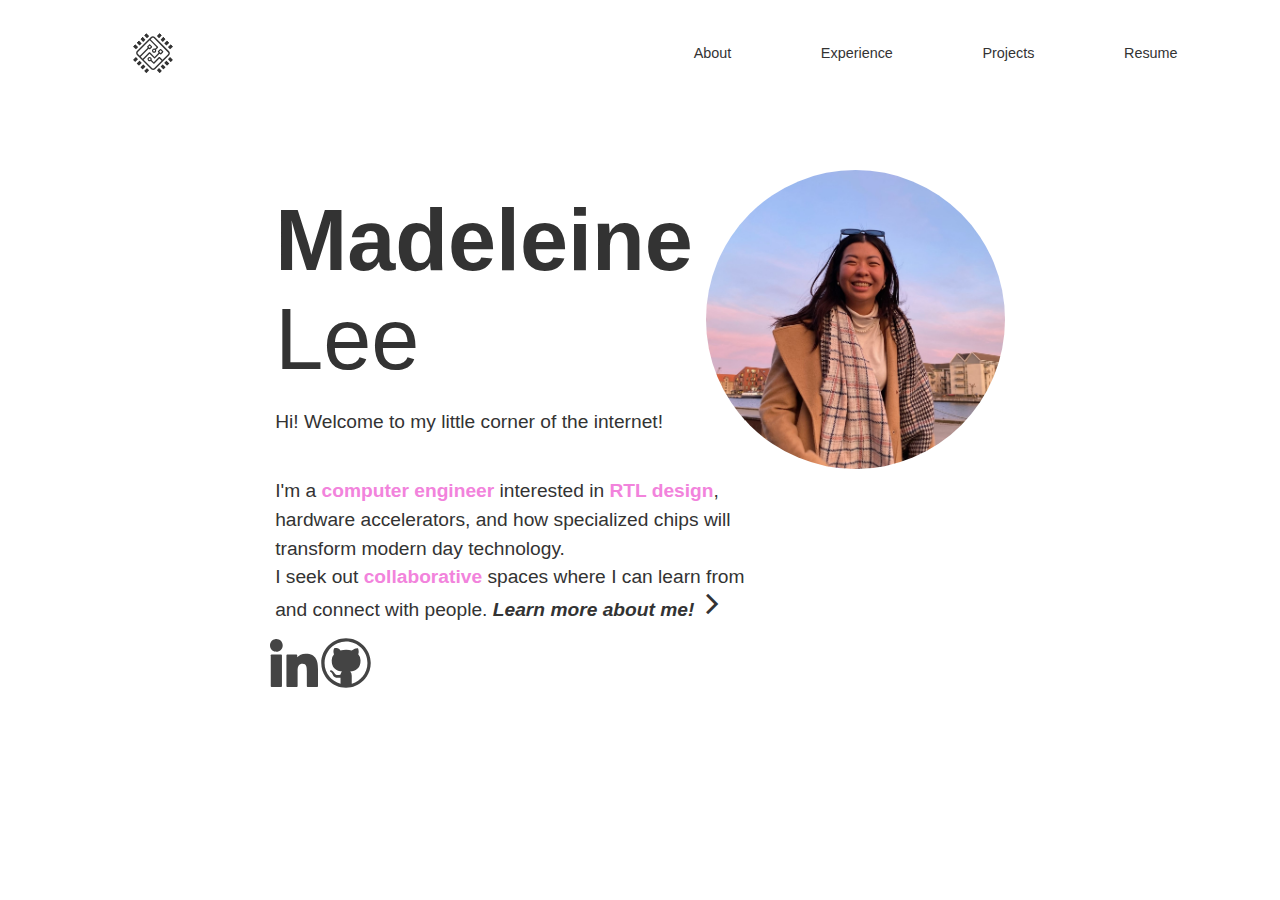
<file: index.html>
<!DOCTYPE HTML>
	<head>

		<meta charset="utf-8">

		<title>Madeleine Lee</title>

		
		<meta name="HandheldFriendly" content="True">
		<meta name="MobileOptimized" content="1440"> 
		
		<meta name="viewport" content="width=device-width, minimum-scale=1.00, maximum-scale=1.00, initial-scale=1.00, user-scalable=no, shrink-to-fit=no" />

		<meta name="format-detection" content="telephone=no">
		<link rel="stylesheet" href="stylesheets/styles.css">
		<link rel="stylesheet" href="https://fonts.googleapis.com/css2?family=Material+Symbols+Outlined:opsz,wght,FILL,GRAD@20..48,100..700,0..1,-50..200" />
		<script src="https://code.jquery.com/jquery-1.10.2.js"></script>

	</head>
            
	<body>
		<!--Navigation bar-->
		<div class="navbar">
			<div class="logo index">
				<a href=index.html>
					<img src="assets/processor-icon.svg"><p></p>
				</a>
			</div>
			<ul class="nav-links">
				<li><a href="about.html">About</a></li>
				<li><a href="experience.html">Experience</a></li>
				<li><a href="projects.html">Projects</a></li>
				<li><a href="assets/MadeleineLeeResume2023_3.pdf" download="MadeleineLeeResume" target="_blank">Resume</a></li>
			</ul>
		</div>
		<!--end of Navigation bar-->
	
		<div class="content">
			<div class="header">
				<div class="text">
					<h1><b>Madeleine</b><br>Lee</h1>
					<p>
						Hi! Welcome to my little corner of the internet!
					</p>
				</div>
				<div class="pic">
					<img src="assets/prof_pic_3.JPG" alt="Picture of Madeleine Lee">
				</div>
			</div>
			<!--end header-->
			<div class="intro">
				<p>
					I'm a <b>computer engineer</b> interested in <b>RTL design</b>, hardware accelerators,
					and how specialized chips will transform modern day technology. <br>
					I seek out <b>collaborative</b> spaces where I can learn from and connect with people.
					
					<a href="about.html">
						<em>Learn more about me! </em>
						<span class="material-symbols-outlined">
							arrow_forward_ios
						</span>
					</a>
					<br>
				</p>
				<div class="socials">
					<a href="https://www.linkedin.com/in/madeleinellee/" target="_blank"><img src="assets/linkedin-svgrepo-com.svg"></a>
					<a href="https://github.com/mattielee/" target="_blank"><img class="github" src="assets/github_logo.svg"></a>
				</div>
			</div>
			<!--end intro-->
		</div>
		<!--end content-->
	</body>
		

</html>
</file>
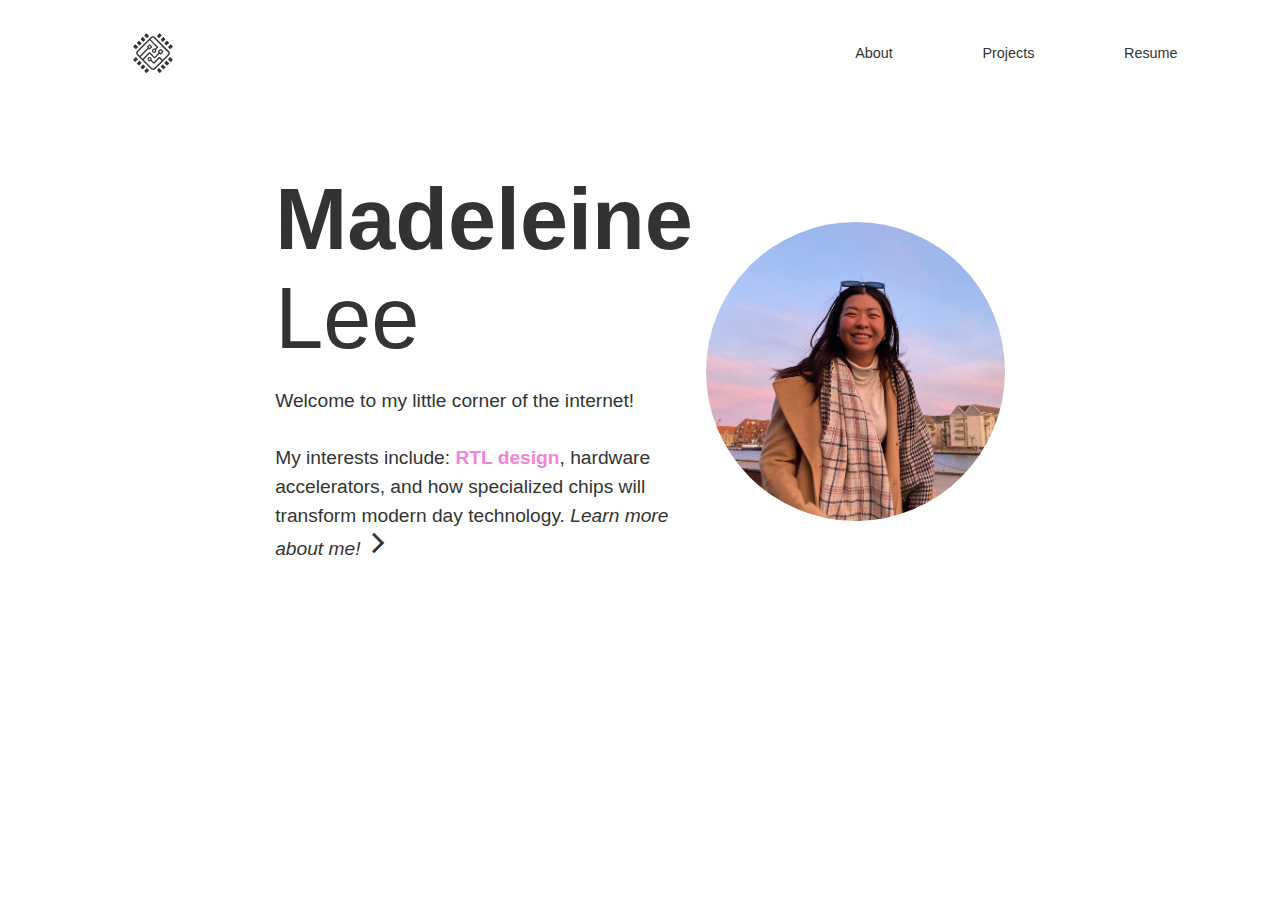
<file: src/index.html>
<!DOCTYPE HTML>
	<head>

		<meta charset="utf-8">

		<title>Madeleine Lee</title>

		
		<meta name="HandheldFriendly" content="True">
		<meta name="MobileOptimized" content="1440"> 
		
		<meta name="viewport" content="width=device-width, minimum-scale=1.00, maximum-scale=1.00, initial-scale=1.00, user-scalable=no, shrink-to-fit=no" />

		<meta name="format-detection" content="telephone=no">
		<link rel="stylesheet" href="../stylesheets/styles.css">
		<link rel="stylesheet" href="https://fonts.googleapis.com/css2?family=Material+Symbols+Outlined:opsz,wght,FILL,GRAD@20..48,100..700,0..1,-50..200" />
		<script src="https://code.jquery.com/jquery-1.10.2.js"></script>

	</head>
            
	<body>
		<!--Navigation bar-->
		<div class="navbar">
			<div class="logo index">
				<a href=index.html>
					<img src="../assets/processor-icon.svg"><p></p>
				</a>
			</div>
			<ul class="nav-links">
				<li><a href="about.html">About</a></li>
				<li><a href="projects.html">Projects</a></li>
				<li><a href="../assets/MadeleineLeeResume2023_3.pdf" download="MadeleineLeeResume" target="_blank">Resume</a></li>
			</ul>
		</div>
		<!--end of Navigation bar-->
	
		<div class="content">
			<div class="header">
				<div class="text">
					<h1><b>Madeleine</b><br>Lee</h1>
					<p> Welcome to my little corner of the internet!<br><br>
						My interests include: <b>RTL design</b>, hardware accelerators,
						and how specialized chips will transform modern day technology.
						<a href="about.html">
							<em>Learn more about me! </em>
							<span class="material-symbols-outlined">
								arrow_forward_ios
							</span>
						</a>
					</p>
				</div>
				<div class="pic">
					<img src="../assets/prof_pic_3.JPG" alt="Picture of Madeleine Lee">
				</div>
				
			</div>
		</div>
	</body>
		

</html>
</file>
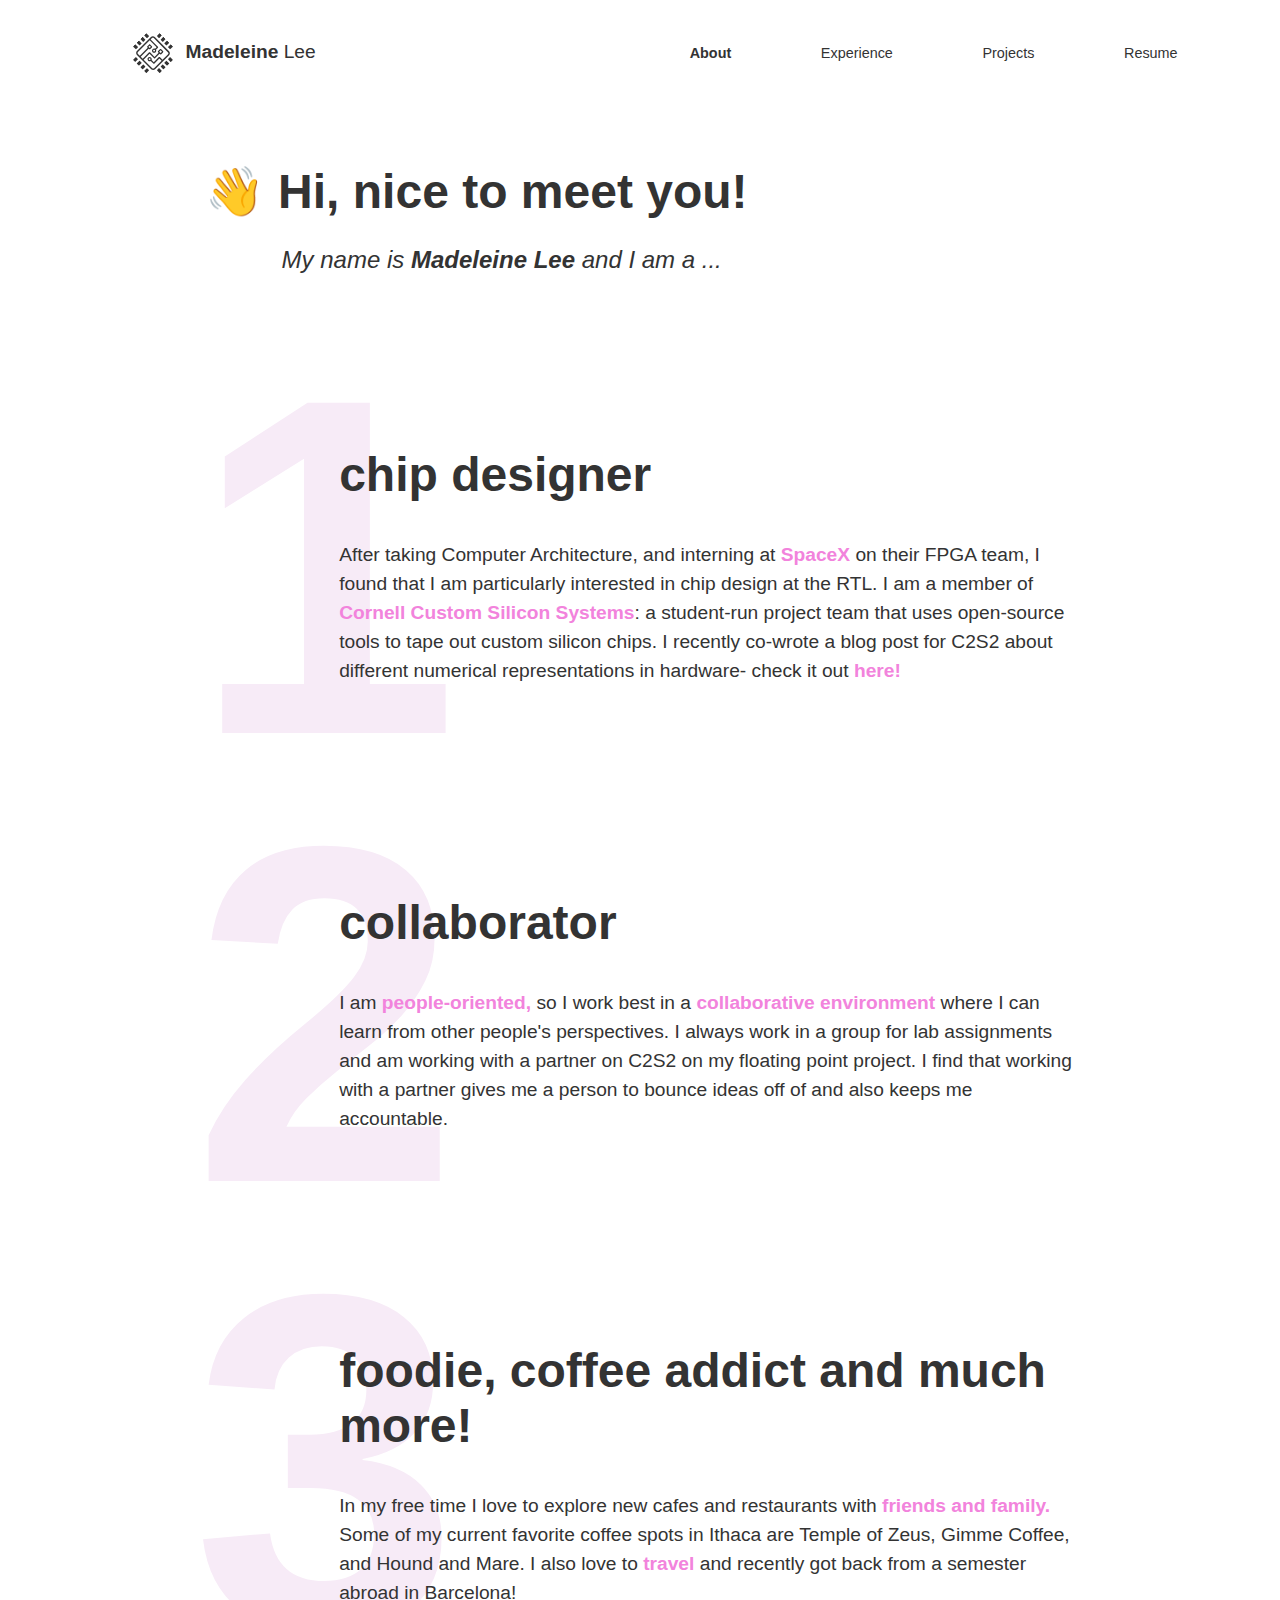
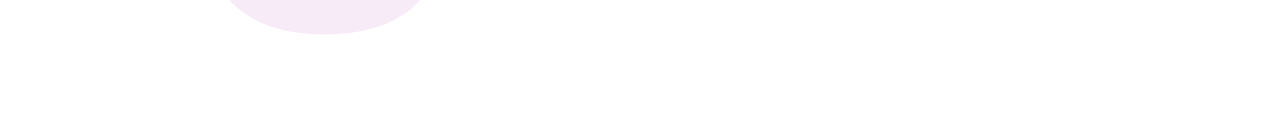
<file: about.html>
<!DOCTYPE HTML>
	<head>

		<meta charset="utf-8">

		<title>Madeleine Lee</title>

		
		<meta name="HandheldFriendly" content="True">
		<meta name="MobileOptimized" content="1440"> 
		
		<meta name="viewport" content="width=device-width, minimum-scale=1.00, maximum-scale=1.00, initial-scale=1.00, user-scalable=no, shrink-to-fit=no" />

		<meta name="format-detection" content="telephone=no">
		<link rel="stylesheet" href="stylesheets/styles.css">
		<link rel="stylesheet" href="https://fonts.googleapis.com/css2?family=Material+Symbols+Outlined:opsz,wght,FILL,GRAD@20..48,100..700,0..1,-50..200" />
		<script src="https://code.jquery.com/jquery-1.10.2.js"></script>

	</head>
            
	<body>
		<!--Navigation bar-->
		<div class="navbar">
			<div class="logo">
				<a href=index.html>
					<img src="assets/processor-icon.svg"><p><b>Madeleine</b> Lee</p>
				</a>
			</div>
			<ul class="nav-links">
				<li><a href="about.html"><b>About</b></a></li>
				<li><a href="experience.html">Experience</a></li>
				<li><a href="projects.html">Projects</a></li>
				<li><a href="assets/MadeleineLeeResume2023_3.pdf" download="MadeleineLeeResume" target="_blank">Resume</a></li>
			</ul>
		</div>
		<!--end of Navigation bar-->
	
		<div class="content">
            <!--header-->
			<div class="header about">
				<div class="text">
					<h1><b>👋 Hi, nice to meet you!</b></h1>
				</div>
				
			</div>
            <!--end of header-->

           
			<div class="about_intro">
				<h1>My name is <b>Madeleine Lee</b> and I am a ...</h1>
			</div>
			
			<div class="number_block">
				<h1>1</h1>
				<div class="text">
					<h2>chip designer</h2>
					<p>
						After taking Computer Architecture, and interning at <b>SpaceX</b> on their FPGA team, 
						I found that I am particularly interested in chip design at the RTL. 
						I am a member of <a href="https://c2s2.engineering.cornell.edu/" target="_blank"><b>Cornell Custom Silicon Systems</b></a>: 
						a student-run project team
						that uses open-source tools to tape out custom silicon chips. 
						I recently co-wrote a blog post for C2S2 about different numerical representations in hardware- 
						check it out <a href="https://c2s2.engineering.cornell.edu/blogposts/FA23/RepresentingNumbersInHardware" target="_blank"><b>here!</b></a>
					</p>
				</div>
			</div>

			<div class="number_block">
				<h1>2</h1>
				<div class="text">
					<h2>collaborator</h2>
					<p>
						I am <b>people-oriented,</b> so I work best in a <b>collaborative environment</b> where I can learn from other people's perspectives.
						I always work in a group for lab assignments and am working with a partner on C2S2 on my floating point project. 
						I find that working with a partner gives me a person to bounce ideas off of and also keeps me accountable. 
					</p>
				</div>
			</div>

			<div class="number_block">
				<h1>3</h1>
				<div class="text">
					<h2>foodie, coffee addict and much more!</h2>
					<p>
						In my free time I love to explore new cafes and restaurants with <b>friends and family.</b> 
						Some of my current favorite coffee spots in Ithaca are Temple of Zeus, Gimme Coffee, and Hound and Mare. 
						I also love to <b>travel</b> and recently got back from a semester abroad in Barcelona!
					</p>
				</div>
			</div>
		</div>
	</body>
		

</html>
</file>
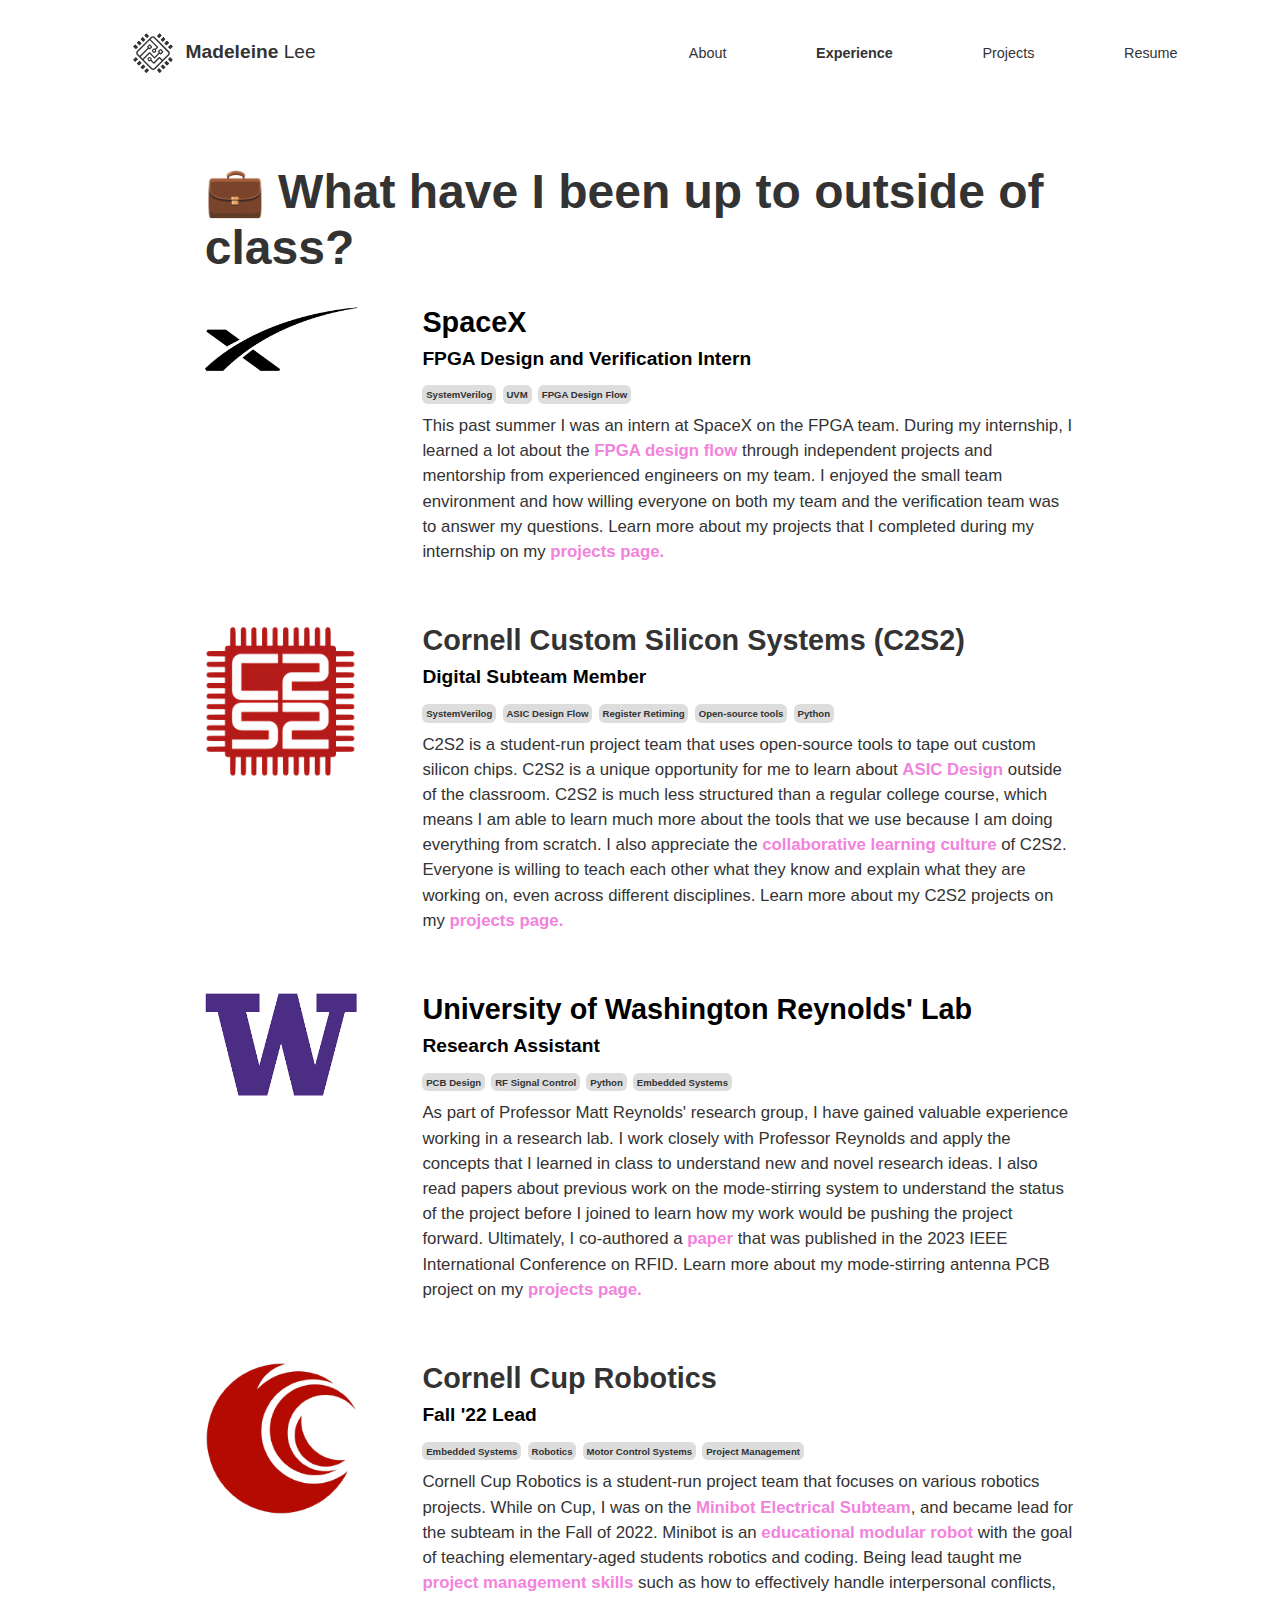
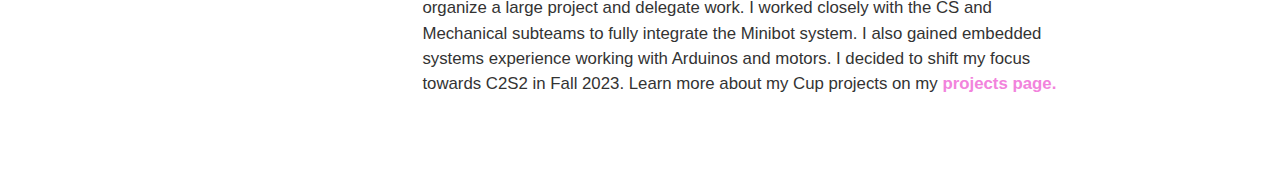
<file: experience.html>
<!DOCTYPE HTML>
	<head>

		<meta charset="utf-8">

		<title>Madeleine Lee</title>

		
		<meta name="HandheldFriendly" content="True">
		<meta name="MobileOptimized" content="1440"> 
		
		<meta name="viewport" content="width=device-width, minimum-scale=1.00, maximum-scale=1.00, initial-scale=1.00, user-scalable=no, shrink-to-fit=no" />

		<meta name="format-detection" content="telephone=no">
		<link rel="stylesheet" href="stylesheets/styles.css">
		<link rel="stylesheet" href="https://fonts.googleapis.com/css2?family=Material+Symbols+Outlined:opsz,wght,FILL,GRAD@20..48,100..700,0..1,-50..200" />
		<script src="https://code.jquery.com/jquery-1.10.2.js"></script>

	</head>
            
	<body>
		<!--Navigation bar-->
		<div class="navbar">
			<div class="logo">
				<a href=index.html>
					<img src="assets/processor-icon.svg"><p><b>Madeleine</b> Lee</p>
				</a>
			</div>
			<ul class="nav-links">
				<li><a href="about.html">About</a></li>
				<li><a href="experience.html"><b>Experience</b></a></li>
				<li><a href="projects.html">Projects</a></li>
				<li><a href="assets/MadeleineLeeResume2023_3.pdf" download="MadeleineLeeResume" target="_blank">Resume</a></li>
			</ul>
		</div>
		<!--end of Navigation bar-->
	
		<div class="content">
            <!--header-->
			<div class="header about">
				<div class="text">
					<h1><b>💼 What have I been up to outside of class?</b></h1>
				</div>
				
			</div>
            <!--end of header-->

            <div class="experience_block">
				<div class="pic">
					<img src="assets/spacex_logo_cropped.png">
				</div>
				<div class="text">
                    <h2>SpaceX</h2>
                    <h3>FPGA Design and Verification Intern</h3>
                    <ul class="skills">
                        <li>SystemVerilog</li>
                        <li>UVM</li>
                        <li>FPGA Design Flow</li>
                    </ul>
                    <p>
                        This past summer I was an intern at SpaceX on the FPGA team. During my internship, I learned a lot about the <b>FPGA design flow</b> 
						through independent projects and mentorship from experienced engineers on my team. I enjoyed the small team environment and
						how willing everyone on both my team and the verification team was to answer my questions. 
                        Learn more about my projects that I completed during my internship on my <a href="projects.html"><b>projects page.</b></a><br>
                    </p>
                </div>
            </div>
			<!-- end experience block 1-->
            
            <div class="experience_block">
				<div class="pic">
					<img src="assets/c2s2_logo_cropped.png">
				</div>
				<div class="text">
                    <h2><a href="https://c2s2.engineering.cornell.edu/" target="_blank"><b>Cornell Custom Silicon Systems (C2S2)</b></a></h2>
                    <h3>Digital Subteam Member</h3>
                    <ul class="skills">
                        <li>SystemVerilog</li>
                        <li>ASIC Design Flow</li>
                        <li>Register Retiming</li>
						<li>Open-source tools</li>
						<li>Python</li>
                    </ul>
                    <p>
						C2S2 is a student-run project team
						that uses open-source tools to tape out custom silicon chips.
                        C2S2 is a unique opportunity for me to learn about <b>ASIC Design</b> outside of the classroom. C2S2 is much less structured
						than a regular college course, which means I am able to learn much more about the tools that we use because I am doing everything from scratch.
						I also appreciate the <b>collaborative learning culture</b> of C2S2. Everyone is willing to teach each other what they know and explain what they are working on, 
						even across different disciplines. Learn more about my C2S2 projects on my <a href="projects.html"><b>projects page.</b></a><br>
                    </p>
                </div>
            </div>

			<div class="experience_block">
				<div class="pic">
					<img src="assets/uw_logo.png">
				</div>
				<div class="text">
                    <h2><b>University of Washington Reynolds' Lab</b></h2>
                    <h3>Research Assistant</h3>
                    <ul class="skills">
                        <li>PCB Design</li>
                        <li>RF Signal Control</li>
                        <li>Python</li>
						<li>Embedded Systems</li>
                    </ul>
                    <p>
						As part of Professor Matt Reynolds' research group, I have gained valuable experience working in a research lab. 
						I work closely with Professor Reynolds and apply the concepts that I learned in class to understand new and novel research ideas. 
						I also read papers about previous work on the mode-stirring system to understand the status of the project before I joined to learn
						how my work would be pushing the project forward.
						Ultimately, I co-authored a <a href="https://ieeexplore.ieee.org/document/10178597" target="_blank"><b>paper</b></a> that was published in the 2023 IEEE International Conference on RFID. 
						Learn more about my mode-stirring antenna PCB project on my <a href="projects.html"><b>projects page.</b></a><br>
                    </p>
                </div>
            </div>

			<div class="experience_block">
				<div class="pic">
					<img src="assets/cup_logo.png">
				</div>
				<div class="text">
                    <h2><a href="https://cornellcuprobotics.com/" target="_blank"><b>Cornell Cup Robotics</b></a></h2>
                    <h3>Fall '22 Lead</h3>
                    <ul class="skills">
                        <li>Embedded Systems</li>
                        <li>Robotics</li>
                        <li>Motor Control Systems</li>
						<li>Project Management</li>
                    </ul>
                    <p>
						Cornell Cup Robotics is a student-run project team that focuses on various robotics projects. While on Cup, I was on the <b>Minibot Electrical Subteam</b>, and became
						lead for the subteam in the Fall of 2022. Minibot is an <b>educational modular robot</b> with the goal of teaching elementary-aged students robotics and coding. 
						Being lead taught me <b>project management skills</b> such as how to effectively handle interpersonal
						conflicts, organize a large project and delegate work. I worked closely with the CS and Mechanical subteams to fully integrate the Minibot system. 
						I also gained embedded systems experience working with Arduinos and motors. I decided to shift my focus towards C2S2 in Fall 2023. 
						Learn more about my Cup projects on my <a href="projects.html"><b>projects page.</b></a><br>
                    </p>
                </div>
            </div>
			
		</div>
	</body>
		

</html>
</file>
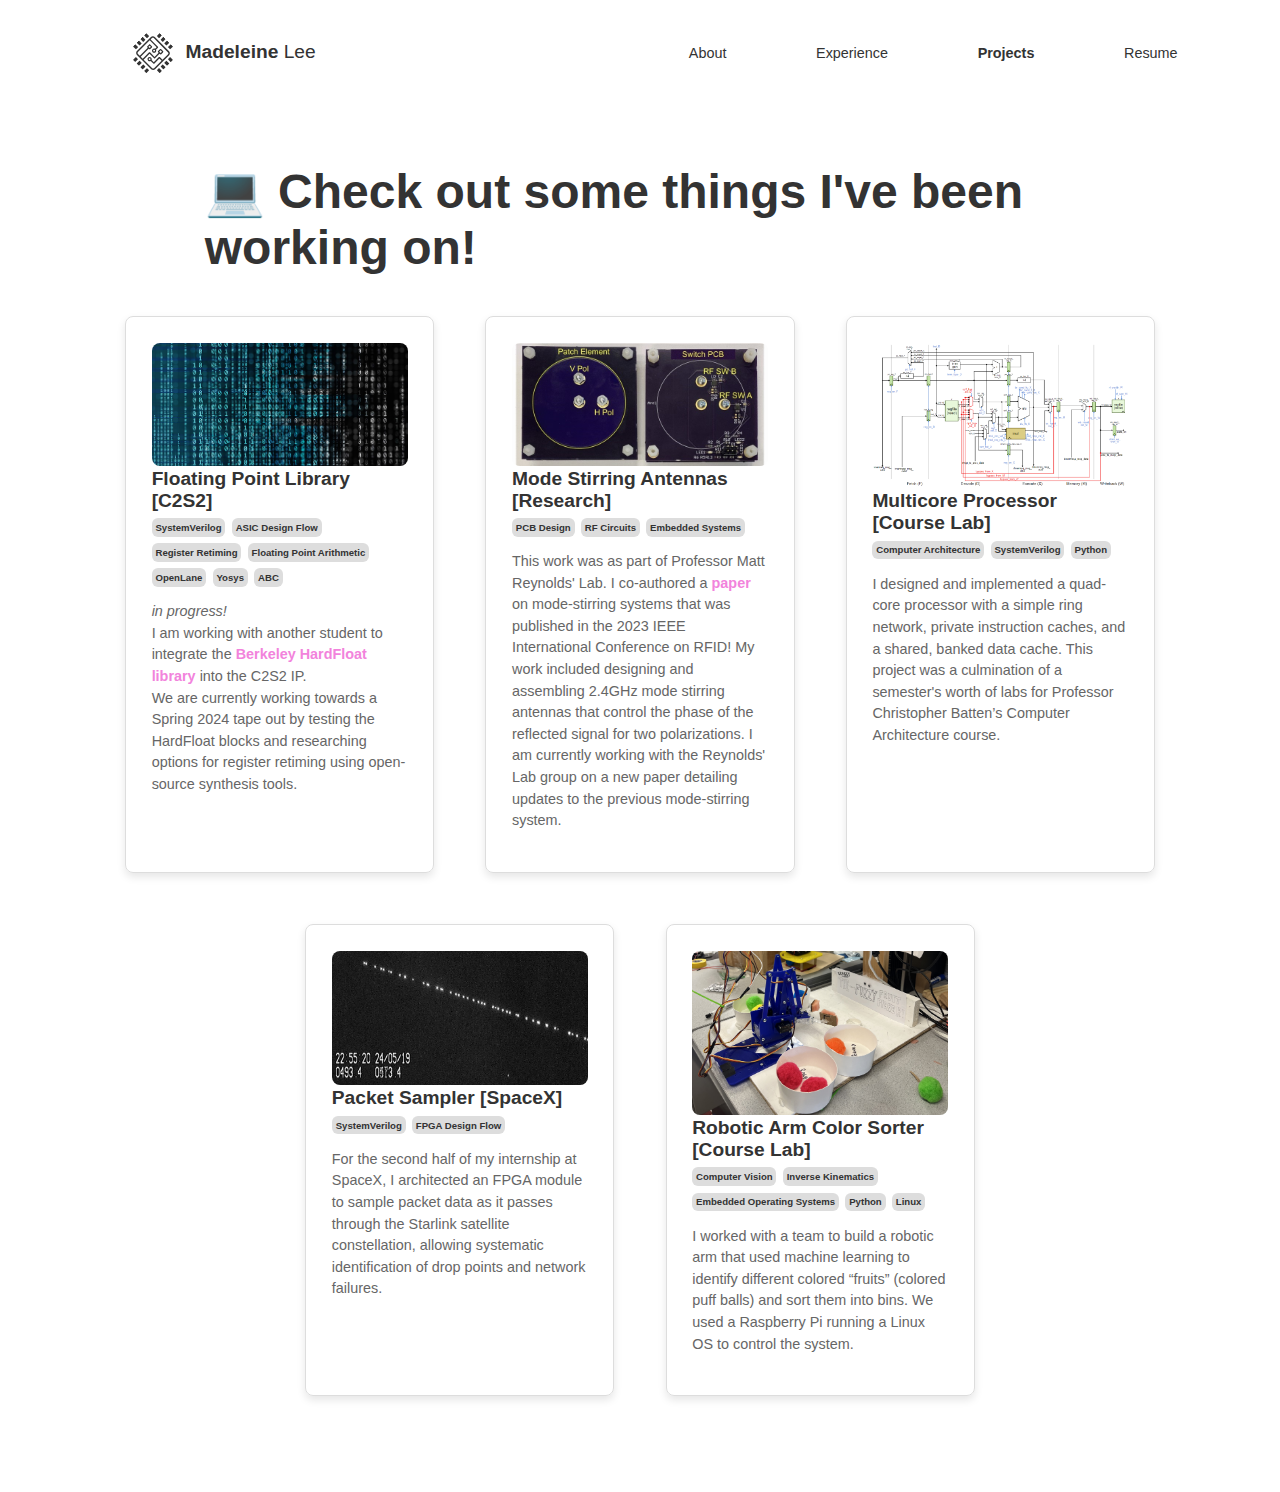
<file: projects.html>
<!DOCTYPE HTML>
	<head>

		<meta charset="utf-8">

		<title>Madeleine Lee</title>

		
		<meta name="HandheldFriendly" content="True">
		<meta name="MobileOptimized" content="1440"> 
		
		<meta name="viewport" content="width=device-width, minimum-scale=1.00, maximum-scale=1.00, initial-scale=1.00, user-scalable=no, shrink-to-fit=no" />

		<meta name="format-detection" content="telephone=no">
		<link rel="stylesheet" href="stylesheets/styles.css">
		<link rel="stylesheet" href="https://fonts.googleapis.com/css2?family=Material+Symbols+Outlined:opsz,wght,FILL,GRAD@20..48,100..700,0..1,-50..200" />
		<script src="https://code.jquery.com/jquery-1.10.2.js"></script>

	</head>
            
	<body>
		<!--Navigation bar-->
		<div class="navbar">
			<div class="logo">
				<a href=index.html>
					<img src="assets/processor-icon.svg"><p><b>Madeleine</b> Lee</p>
				</a>
			</div>
			<ul class="nav-links">
				<li><a href="about.html">About</a></li>
                <li><a href="experience.html">Experience</a></li>
				<li><a href="projects.html"><b>Projects</b></a></li>
				<li><a href="assets/MadeleineLeeResume2023_3.pdf" download="MadeleineLeeResume" target="_blank">Resume</a></li>
			</ul>
		</div>
		<!--end of Navigation bar-->
	
		<div class="content">
            <!--header-->
			<div class="header about">
				<div class="text">
					<h1><b>💻 Check out some things I've been working on!</b></h1>
				</div>
			</div>
            <!--end of header-->
            <div class="projects">
                    <div class="card" data-index="1">
                        <div class="card-content-collapsed">
                            <img src="assets/floating_pt_card.jpg">
                            <h3>
                                Floating Point Library [C2S2] 
                            </h3>
                            <ul class="skills">
                                <li>SystemVerilog</li>
                                <li>ASIC Design Flow</li>
                                <li>Register Retiming</li>
                                <li>Floating Point Arithmetic</li>
                                <li>OpenLane</li>
                                <li>Yosys</li>
                                <li>ABC</li>
                            </ul>
                            <p>
                                <i>in progress!</i><br>
                                I am working with another student to integrate the 
                                <a href="http://www.jhauser.us/arithmetic/HardFloat.html" target="_blank">
                                    <b>Berkeley HardFloat library</b>
                                </a> 
                                into the C2S2 IP. <br>
                                We are currently working towards a Spring 2024 tape out by testing the HardFloat blocks and 
                                researching options for register retiming using open-source synthesis tools. 
                            </p>
                        </div>
                    </div>
                    <!--end card-->
                    <div class="card" data-index="2">
                        <div class="card-content-collapsed">
                            <img src="assets/mode_stirring_card.jpg">
                            <h3>
                                Mode Stirring Antennas [Research] 
                            </h3>
                            <ul class="skills">
                                <li>PCB Design</li>
                                <li>RF Circuits</li>
                                <li>Embedded Systems</li>
                            </ul>
                            <p>
                                This work was as part of Professor Matt Reynolds' Lab. 
                                I co-authored a <a href="https://ieeexplore.ieee.org/document/10178597" target="_blank"><b>paper</b></a>
                                on mode-stirring systems that was published in the 2023 IEEE International Conference on RFID!
                                My work included designing and assembling 2.4GHz mode stirring antennas that control the phase of the reflected
                                signal for two polarizations. I am currently working with the Reynolds' Lab group on a new paper detailing 
                                updates to the previous mode-stirring system. 
                            </p>
                        </div>
                        <div class="card-content-expanded">

                        </div>
                    </div>
                    <!--end card-->
                    <div class="card" data-index="3">
                        <div class="card-content-collapsed">
                            <img src="assets/processor-datapath.png">
                            <h3>
                                Multicore Processor [Course Lab] 
                            </h3>
                            <ul class="skills">
                                <li>Computer Architecture</li>
                                <li>SystemVerilog</li>
                                <li>Python</li>
                            </ul>
                            <p>
                                I designed and implemented a quad-core processor with a simple ring network, 
                                private instruction caches, and a shared, banked data cache. 
                                This project was a culmination of a semester's worth of labs for Professor Christopher Batten’s Computer Architecture course.
                            </p>
                        </div>
                    </div>
                    <!--end card-->
                    <div class="card" data-index="4">
                        <div class="card-content-collapsed">
                            <img src="assets/starlink_satellites.jpg">
                            <h3>
                                Packet Sampler [SpaceX] 
                            </h3>
                            <ul class="skills">
                                <li>SystemVerilog</li>
                                <li>FPGA Design Flow</li>
                            </ul>
                            <p>
                                For the second half of my internship at SpaceX, I architected an FPGA module 
                                to sample packet data as it passes through the Starlink satellite constellation, 
                                allowing systematic identification of drop points and network failures.
                            </p>
                        </div>
                    </div>
                    <!--end card-->

                    <div class="card" data-index="5">
                        <div class="card-content-collapsed">
                            <img src="assets/5725-robot.jpg">
                            <h3>
                                Robotic Arm Color Sorter [Course Lab]
                            </h3>
                            <ul class="skills">
                                <li>Computer Vision</li>
                                <li>Inverse Kinematics</li>
                                <li>Embedded Operating Systems</li>
                                <li>Python</li>
                                <li>Linux</li>
                            </ul>
                            <p>
                                I worked with a team to build a robotic arm that used machine learning to identify different colored “fruits” (colored puff balls) and sort them into bins. 
                                We used a Raspberry Pi running a Linux OS to control the system.
                            </p>
                        </div>
                        <div class="card-content-expanded">

                        </div>
                    </div>
                    <!--end card-->
            </div>
            <!--end projects-->
            <div class="popup-overlay" id="popupOverlay">
                <div class="popup-content" id="popupContent">
                    <button class="close-button" id="closeButton">&times;</button>
                    <div class="popup-inner-content" id="popupInnerContent">
                        <!-- Popup content will be dynamically loaded here -->
                    </div>
                </div>
            </div>
		</div>
        <script src="script.js"></script>
	</body>
		

</html>
</file>
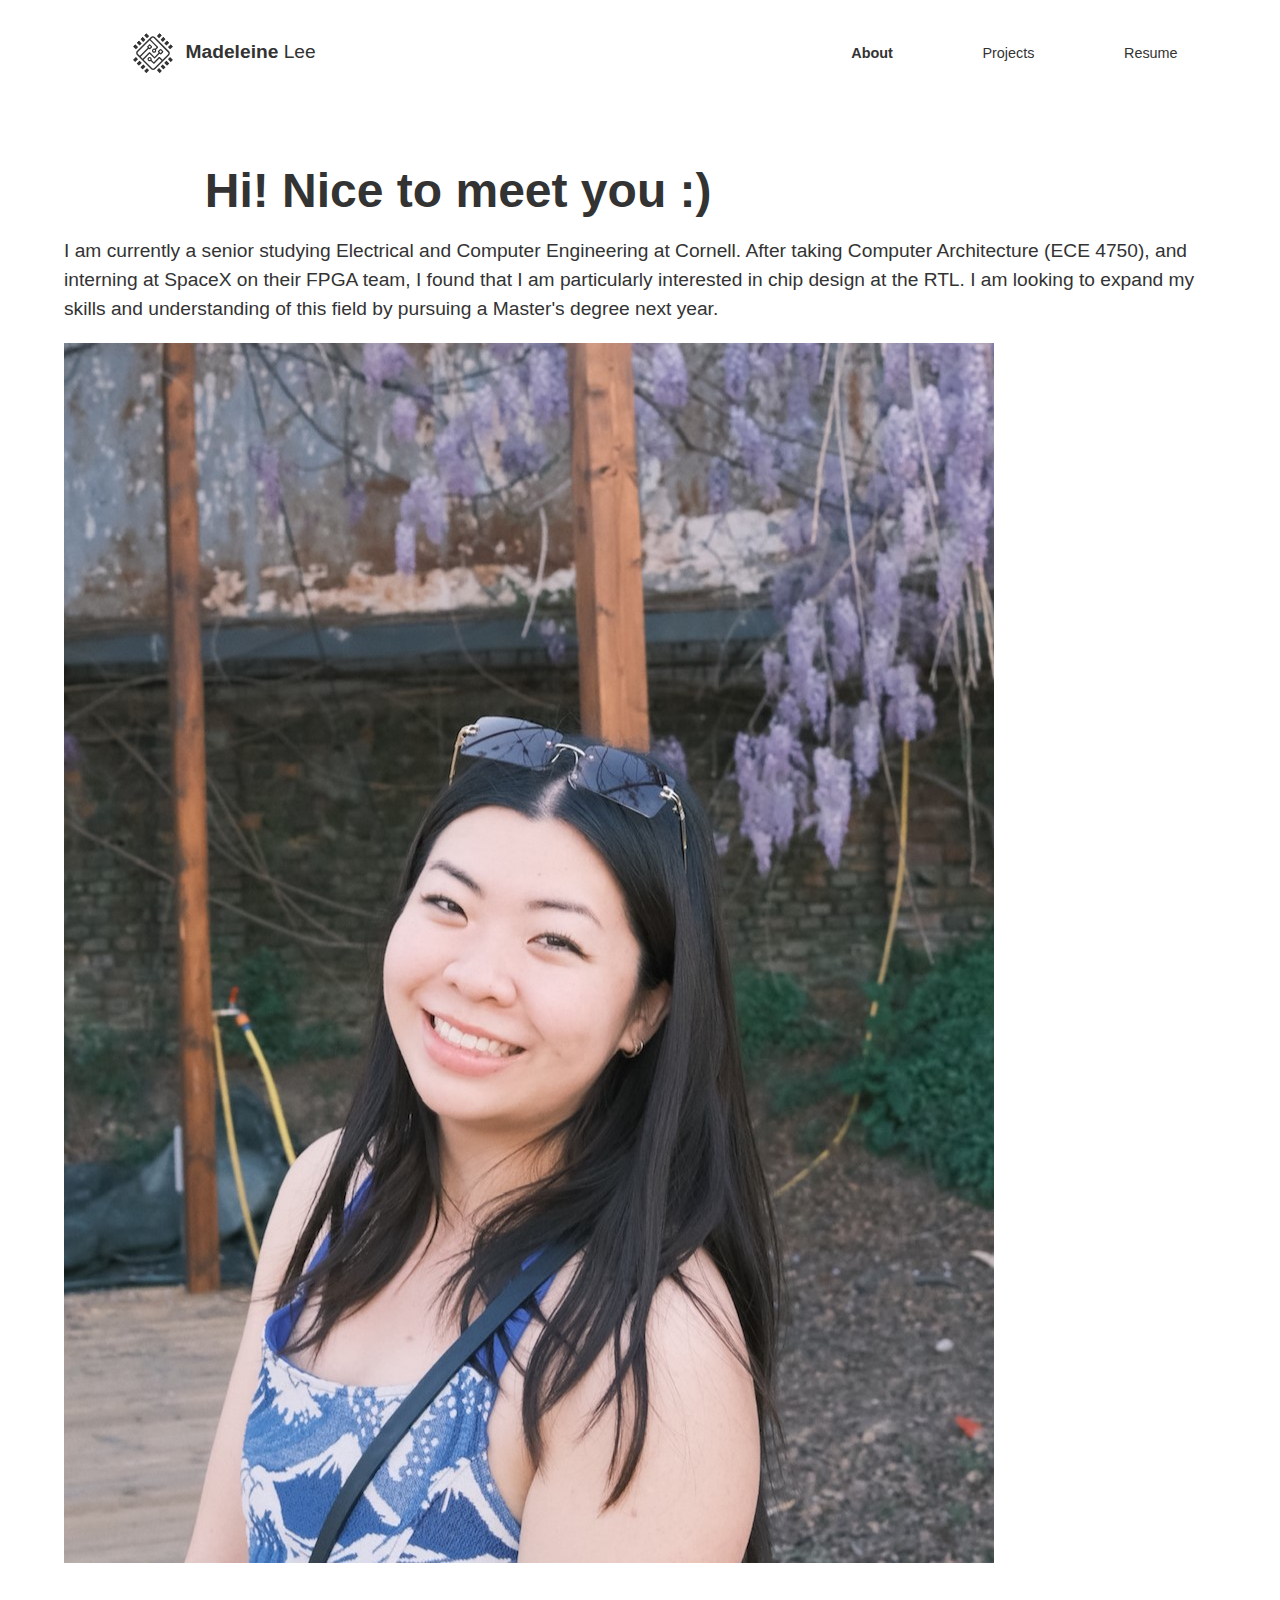
<file: src/about.html>
<!DOCTYPE HTML>
	<head>

		<meta charset="utf-8">

		<title>Madeleine Lee</title>

		
		<meta name="HandheldFriendly" content="True">
		<meta name="MobileOptimized" content="1440"> 
		
		<meta name="viewport" content="width=device-width, minimum-scale=1.00, maximum-scale=1.00, initial-scale=1.00, user-scalable=no, shrink-to-fit=no" />

		<meta name="format-detection" content="telephone=no">
		<link rel="stylesheet" href="../stylesheets/styles.css">
		<link rel="stylesheet" href="https://fonts.googleapis.com/css2?family=Material+Symbols+Outlined:opsz,wght,FILL,GRAD@20..48,100..700,0..1,-50..200" />
		<script src="https://code.jquery.com/jquery-1.10.2.js"></script>

	</head>
            
	<body>
		<!--Navigation bar-->
		<div class="navbar">
			<div class="logo">
				<a href=index.html>
					<img src="../assets/processor-icon.svg"><p><b>Madeleine</b> Lee</p>
				</a>
			</div>
			<ul class="nav-links">
				<li><a href="about.html"><b>About</b></a></li>
				<li><a href="projects.html">Projects</a></li>
				<li><a href="../assets/MadeleineLeeResume2023_3.pdf" download="MadeleineLeeResume" target="_blank">Resume</a></li>
			</ul>
		</div>
		<!--end of Navigation bar-->
	
		<div class="content">
            <!--header-->
			<div class="header about">
				<div class="text">
					<h1><b>Hi! Nice to meet you :)</b></h1>
				</div>
				
			</div>
            <!--end of header-->
            <div class="about_block">
                <div class="text">
                    <p>
                        I am currently a senior studying Electrical and Computer Engineering at Cornell.
                        After taking Computer Architecture (ECE 4750), and interning at SpaceX on their FPGA team,
                        I found that I am particularly interested in chip design at the RTL. 
                        I am looking to expand my skills and understanding of this field by pursuing a Master's degree
                        next year. 
                    </p>
                </div>
                <div class="pic">
                    <img src="../assets/prof_pic_2.jpg">
                </div>
            </div>
		</div>
	</body>
		

</html>
</file>
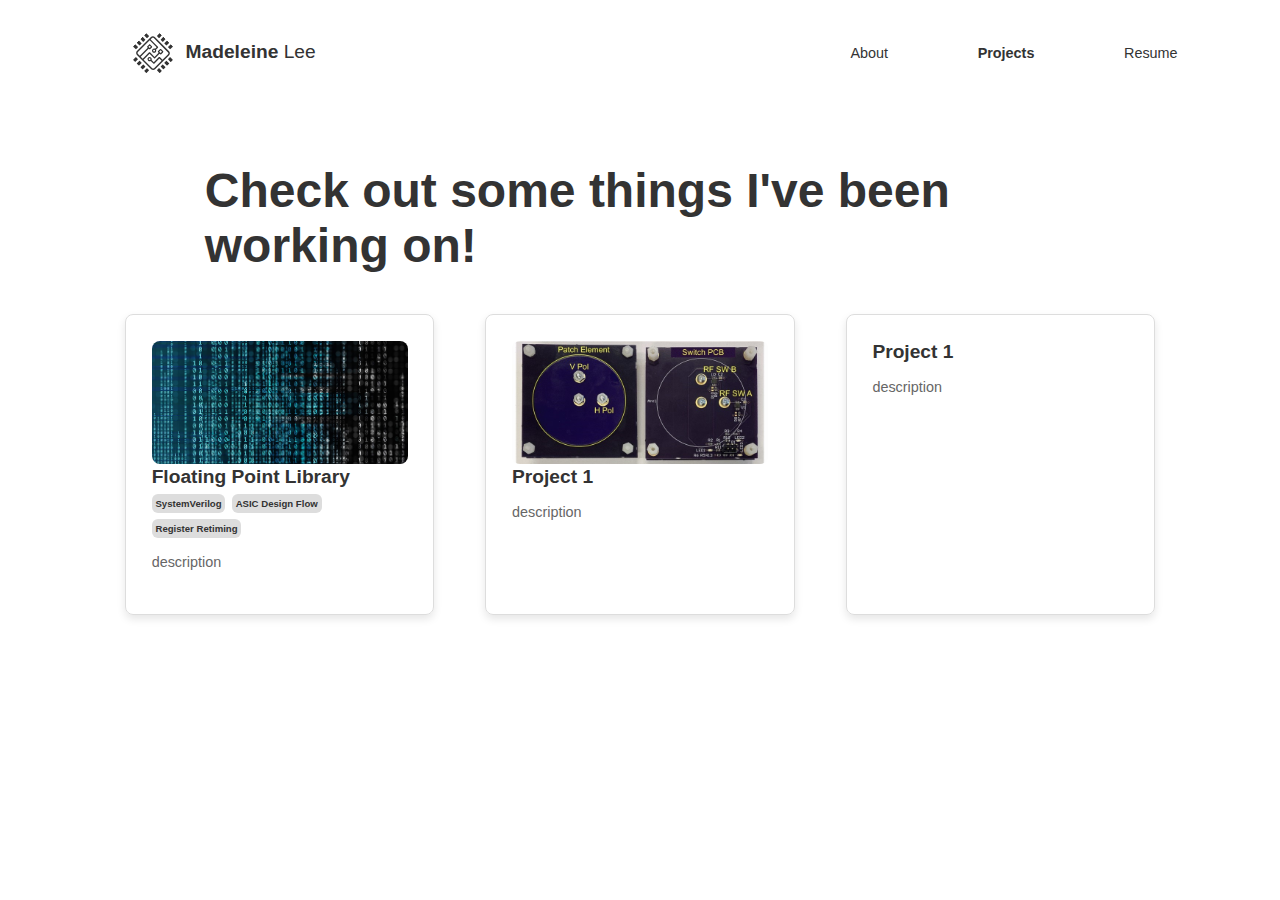
<file: src/projects.html>
<!DOCTYPE HTML>
	<head>

		<meta charset="utf-8">

		<title>Madeleine Lee</title>

		
		<meta name="HandheldFriendly" content="True">
		<meta name="MobileOptimized" content="1440"> 
		
		<meta name="viewport" content="width=device-width, minimum-scale=1.00, maximum-scale=1.00, initial-scale=1.00, user-scalable=no, shrink-to-fit=no" />

		<meta name="format-detection" content="telephone=no">
		<link rel="stylesheet" href="../stylesheets/styles.css">
		<link rel="stylesheet" href="https://fonts.googleapis.com/css2?family=Material+Symbols+Outlined:opsz,wght,FILL,GRAD@20..48,100..700,0..1,-50..200" />
		<script src="https://code.jquery.com/jquery-1.10.2.js"></script>

	</head>
            
	<body>
		<!--Navigation bar-->
		<div class="navbar">
			<div class="logo">
				<a href=index.html>
					<img src="../assets/processor-icon.svg"><p><b>Madeleine</b> Lee</p>
				</a>
			</div>
			<ul class="nav-links">
				<li><a href="about.html">About</a></li>
				<li><a href="projects.html"><b>Projects</b></a></li>
				<li><a href="../assets/MadeleineLeeResume2023_3.pdf" download="MadeleineLeeResume" target="_blank">Resume</a></li>
			</ul>
		</div>
		<!--end of Navigation bar-->
	
		<div class="content">
            <!--header-->
			<div class="header about">
				<div class="text">
					<h1><b>Check out some things I've been working on!</b></h1>
				</div>
				
			</div>
            <!--end of header-->
            <div class="projects">
                    <div class="card">
                        <img src="../assets/floating_pt_card.jpg">
                        <div class="card-content">
                            <h3>
                                Floating Point Library
                            </h3>
                            <ul class="skills">
                                <li>SystemVerilog</li>
                                <li>ASIC Design Flow</li>
                                <li>Register Retiming</li>
                            </ul>
                            <p>
                                description
                            </p>
                        </div>
                    </div>
                    <!--end card-->
                    <div class="card">
                        <img src="../assets/mode_stirring_card.jpg">
                        <div class="card-content">
                            <h3>
                                Project 1
                            </h3>
                            <p>
                                description
                            </p>
                        </div>
                    </div>
                    <!--end card-->
                    <div class="card">
                        <h3>
                            Project 1
                        </h3>
                        <p>
                            description
                        </p>
                    </div>
                    <!--end card-->
            </div>
            <!--end projects-->
		</div>
	</body>
		

</html>
</file>
<file: stylesheets/styles.css>
body, html {
    margin: 0;
    font-family: Arial, sans-serif;
    font-size: 0.75vw; 
    width: 100%
}

.material-symbols-outlined {
  font-variation-settings:
  'FILL' 0,
  'wght' 500,
  'GRAD' 0,
  'opsz' 24
}

h2{
    font-size: 3rem;
    margin-top: 0;
}

h3{
    font-size: 2rem;
    margin-top: 0;
}

p{
    color: #333;
    font-weight: normal;
    font-size: 2rem;
    line-height: 1.5;
    /* border: 2px solid red; */
}
p b{
    color: #f283dc;
}

a{
    text-decoration: none;
    color: #333;
}

a:hover{
    text-decoration: underline;
}


/*----------------- navbar ------------------- */
.navbar {
    background-color: none;
    padding: 1.5vw 3vw;
    color: #333;
    /* position: sticky; */
    top: 0;
    z-index: 100;
    display: flex;
    justify-content: space-between;
    align-items: center;
    /* border: 2px solid red; */
}

.logo a{
    flex: 1;
    display: flex;
    flex-direction: row;
    justify-content: left;
    align-items: center;
    font-weight: normal;
    margin-left: 7.5vw;
    text-decoration: none;
    /* border: 2px solid red; */
}

.logo.index a{
    padding-top: 1.5rem;
    padding-bottom: 1.5rem;
}

.logo img{
    flex:1;
    max-width: 3vw;
    height: auto;
    transform: rotate(-45deg);
    transition: transform 0.3s ease-in-out;
}
.logo:hover img{
    transform: rotate(0deg);
}

.logo p{
    flex-shrink:1;
    font-size: 2rem;
    margin-left: 1vw;
    color: #333;
    /* border: 2px solid red; */
}
.logo p b{
    color:#333;
}

.nav-links {
    font-size: 1.5rem;
    list-style-type: none;
    margin: 0;
    margin-right: 5vw;
    padding: 0;
    display: flex;
}

.nav-links li {
    margin-left: 7vw;
    transition: transform 0.1s ease-in-out;
}
.nav-links li:hover{
    transform:scale(1.1);
}

.nav-links a {
    text-decoration: none;
    color: #333;
    font-weight: normal;
}

/*----------------- content ------------------- */
.content {
    margin: 3vw;
    margin-top: 1.5vw;
    padding: 2vw;
    /* border: 2px solid red; */

}
/*----------------- header ------------------- */
.header {
    margin: 0 15vw; /* Set left and right margins to 20vw */
    padding: 1vw;
    padding-bottom: 0;
    display: flex;
    flex-direction: row;
    justify-content: center; /* Center items along the main axis (horizontally in this case) */
    align-items: center;
    /* border: 2px solid red; */
}

.header h1 {
    color: #333;
    font-weight: normal;
    font-size: 9rem;
    margin: 0;
    /* border: 2px solid red; */
}

.header p b {
    color: #f283dc;
}

.header .text {
    flex: 1;
    padding: 0.5vw;
    padding-bottom:0;
    flex-shrink: 1;
    /* border: 2px solid red; */
}

.header .pic {
    flex: 1;
    padding: 0.5vw;
    text-align: center;
    /* border: 2px solid red; */
}

.header .pic img{
    max-width: 100%;
    height: auto;
    border-radius: 50%;
    
}

/*----------------- homepage intro ----------------- */

.intro{
    margin-left: 15vw;
    margin-right: 32.5vw;
    padding: 1vw;
    padding-top: 0;
    flex-direction: row;
    justify-content: center; /* Center items along the main axis (horizontally in this case) */
    align-items: center;
    /* border: 2px solid red; */
}

.intro p{
    padding: 0.5vw;
    padding-top: 0;
    margin-top: 0;
}
.intro p b {
    color: #f283dc;
}

.intro p a{
    color: #333;
    font-weight: bold;
    transition: transform 0.1s ease-in-out;
    
}

.intro p a:hover .material-symbols-outlined{
    transform: scale(1.2);
}

.socials{
    padding-left: 1vw;
    padding-top: 0;
}

.socials a{
    padding-right: 2vw;
    transition: transform 0.1s ease-in-out;
}
.socials img{
    transform: scale(2);
}
.socials .github{
    transform: scale(2.2)
}

.socials a:hover img{
    transform: scale(2.2);
}
.socials .github:hover{
    transform: scale(2.4);
}

/*----------------- about header ----------------- */

.header.about{
    margin: 0 10vw;
    margin-bottom: 1vh;
    display: block;
}

.header.about .text{
    margin: 0;
    padding: 0;
    text-align: left;
}

.header.about h1{
    font-size: 5rem;
}

/*----------------- about content ----------------- */

.about_intro{
    margin: 0 16vw; /* Set left and right margins */
    margin-top: 2vw;
    padding: 0 1vw;
}

.about_intro h1{
    font-weight: normal;
    font-size: 2.5rem;
    color: #333;
    font-style: italic;
}

.number_block {
    margin: 0 10vw;
    display: flex;
    position: relative;
}
.number_block h1{
    flex: 1;
    /* position: absolute; */
    margin: 0;
    padding: 0;
    height: 35vw;
    font-size:50rem;
    color: #f7ebf7;
    
}
.number_block .text h2{
    color: #333;
    font-size: 5rem;
}
.number_block .text{
    position: absolute;
    padding: 0 1vw;
    top: 35%;
    left: 15%;
}
.number_block .text b{
    color: #f283dc;
}
.number_block .text a:hover{
    color: #f283dc;
}
/*----------------- experience content ----------------- */

.experience_block{
    margin: 0 10vw; /* Set left and right margins */
    margin-top: 2vh;
    padding: 1vw;
    display: flex;
    flex-direction: row;
    justify-content: center; /* Center items along the main axis (horizontally in this case) */
    align-items: top;
}

.experience_block a:hover{
    color:#f283dc;
}

.experience_block .text{
    flex: 3;
}
.experience_block .text h2{
    margin-top: 0;
    margin-bottom: 1vh;
}
.experience_block .text h3{
    margin-top: 0;
    margin-bottom: 1vh;
}

.experience_block .text a:hover{
    color:#333;
}
.experience_block .text p{
    margin-top: 1vh;
    font-size: 1.75rem;
}

.experience_block .text p b{
    color: #f283dc;
}
.experience_block .text p a:hover{
    color: #f283dc;
}

.experience_block .pic{
    flex: 1;
    text-align: left;
    padding: 0;
    margin: 0;

}

.experience_block .pic img{
    max-width: 70%;
    height: auto;

}

/*----------------- project content ----------------- */
.projects{
    display: flex;
    flex-wrap: wrap;
    justify-content: center;
    padding: 0.5vw;
}

.card{
    width: 20vw;
    margin: 2vw;
    padding: 2vw;
    border: 1px solid #ddd;
    border-radius: 8px;
    box-shadow: 0 4px 8px rgba(0, 0, 0, 0.1);
    transition: transform 0.3s ease-in-out; /* Add a smooth transition effect on hover */
    /* border: 2px solid red; */

}
.card:hover {
    transform: scale(1.05); /* Scale the card on hover */
}

.card img {
    border-radius: 8px;
    max-height: 20vh;
    max-width: 100%;
}

.card-content-collapsed.show {
    margin-top: 15px;
    display: block;
}

.card h3 {
    margin: 0;
    color: #333;
    font-size: 2rem;
}

.card p {
    color: #666;
    font-size: 1.5rem;
}
.card p a:hover{
    color:#f283dc;
}

.skills{
    text-decoration: none;
    list-style-type: none;
    display: flex;
    flex-wrap: wrap;
    margin: 0;
    padding: 0;
}

.skills li{
    margin-right: 0.5vw;
    margin-top: 0.5vw;
    padding: 0.3vw;
    background-color: #ddd;
    color:#333;
    border-radius: 6px;
    font-weight: bold;
}

.popup-overlay{
    display: none;
    position: fixed;
    top: 20%;
    left: 12.5%;
    width: 75vw;
    height: 35vw;
    justify-content: center;
    align-items: center;
}

.popup-content{
    background-color: #fff;
    padding: 20px;
    border-radius: 8px;
    overflow-y: auto;
    height: 100%;
    width: 100%;
    border: 1px solid #ddd;
    border-radius: 8px;
    box-shadow: 0 4px 8px rgba(0, 0, 0, 0.1);
}

.close-button {
    position: absolute;
    top: 1%;
    right: 3%;
    font-size: 3rem;
    background: none;
    border: none;
    cursor: pointer;
    color: #333;
}
.popup-inner-content {
    padding: 5vw;
    color:#333;
    
}
.popup-inner-content h3{
    font-size: 3rem;
    margin-bottom: 1vw;
}
.popup-inner-content p{
    font-size: 2rem;
}
.popup-inner-content .skills{
    font-size: 1.2rem;
}
.popup-inner-content img{
    width: 50%;
    text-align: center;
}

.popup-inner-content p a:hover{
    color:#f283dc;
}
</file>
